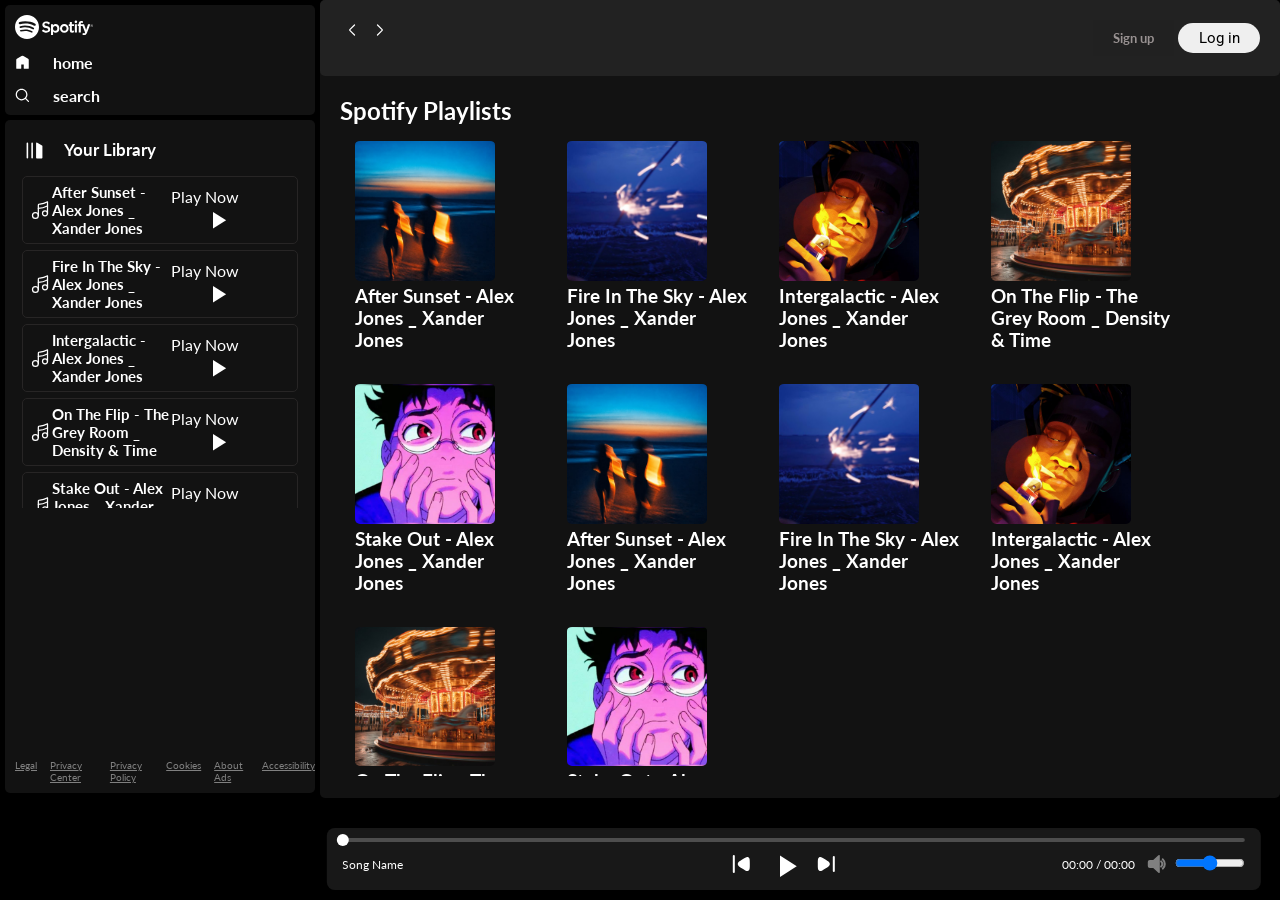
<file: index.html>
<!doctype html>
<html lang="en">
  <head>
    <meta charset="UTF-8" />
    <meta name="viewport" content="width=device-width, initial-scale=1.0" />
    <link rel="stylesheet" href="style.css" />
    <link rel="stylesheet" href="utility.css" />
    <title>'Spotify - Web Player: Music for everyone'</title>
  </head>
  <body>
    <div class="container flex bg-black">
      <div class="left">
       


        <div class="home bg-grey rounded m-1 p-1">

          <div class="close">
            <img class ="invert"  src="close.svg" alt="">
          </div>
          <div class="logo"><img src="logo.svg" alt="logo" /></div>
          
          <ul>
            <li><img src="home.svg" alt="home" />home</li>
            <li><img src="search.svg" alt="search" />search</li>
          </ul>
        </div>

        <div class="library bg-grey m-1 p-1 rounded">
          <div class="heading">
            <img src="playlist.svg" alt="playlistSvg" />
            <h2>Your Library</h2>
          </div>

          <div class="songList">
            <ul>
              <!-- Dynamic song list -->
            </ul>
          </div>

          <div class="footer">
            <div>
              <a href="https://www.spotify.com/jp/legal/"><span>Legal</span></a>
            </div>
            <div>
              <a href="https://www.spotify.com/jp/privacy/"
                ><span>Privacy Center</span></a
              >
            </div>
            <div>
              <a href="https://www.spotify.com/jp/legal/privacy-policy/"
                ><span>Privacy Policy</span></a
              >
            </div>
            <div>
              <a href="https://www.spotify.com/jp/legal/cookies-policy/"
                ><span>Cookies</span></a
              >
            </div>
            <div>
              <a href="https://www.spotify.com/jp/legal/privacy-policy/#s3"
                ><span>About Ads</span></a
              >
            </div>
            <div>
              <a href="https://www.spotify.com/jp/accessibility/"
                ><span>Accessibility</span></a
              >
            </div>
          </div>
        </div>
      </div>

      <div class="right bg-grey rounded">
        <div class="header rounded">
          <button id="menuBtn">☰</button>
          <div class="nav">
            <svg
              width="24"
              height="20"
              viewBox="0 0 24 24"
              fill="none"
              xmlns="http://www.w3.org/2000/svg"
            >
              <path
                d="M15 6L9.70711 11.2929C9.37377 11.6262 9.20711 11.7929 9.20711 12C9.20711 12.2071 9.37377 12.3738 9.70711 12.7071L15 18"
                stroke="#ffffff"
                stroke-width="1.5"
                stroke-linecap="round"
                stroke-linejoin="round"
              />
            </svg>
            <svg
              width="24"
              height="20"
              viewBox="0 0 24 24"
              fill="none"
              xmlns="http://www.w3.org/2000/svg"
            >
              <path
                d="M9 18L14.2929 12.7071C14.6262 12.3738 14.7929 12.2071 14.7929 12C14.7929 11.7929 14.6262 11.6262 14.2929 11.2929L9 6"
                stroke="#ffffff"
                stroke-width="1.5"
                stroke-linecap="round"
                stroke-linejoin="round"
              />
            </svg>
          </div>

          <div class="buttons">
            <button class="signupbtn">Sign up</button>
            <button class="loginbtn">Log in</button>
          </div>
        </div>

        <div class="spotify-playlists">
          <h2>Spotify Playlists</h2>
          <div class="card-container">
           

        </div>
        </div>



<div class="playbar">
  <div class="seekbar">
    <div class="circle"></div>
  </div>

  <div class="playbar-controls">
    <div class="songName">Song Name</div>

    <div class="songbuttons">
      <img id="previous" src="previoussong.svg" alt="" />
      <button id="playBtn">
        <img id="playImg" src="play.svg" class="playsvg" alt="" />
      </button>
      <img id="next" src="nextsong.svg" alt="" />
    </div>

    <div class="songNameVolume">
      <span class="songTime">00:00 / 00:00</span>
      <span class="volImage">
        <img src="volume.svg" alt="volume svg" />
        <span class="range">
          <input type="range" name="volume" />
        </span>
      </span>
    </div>
  </div>
</div>
    <script src="script.js"></script>
  </body>
</html>
</file>
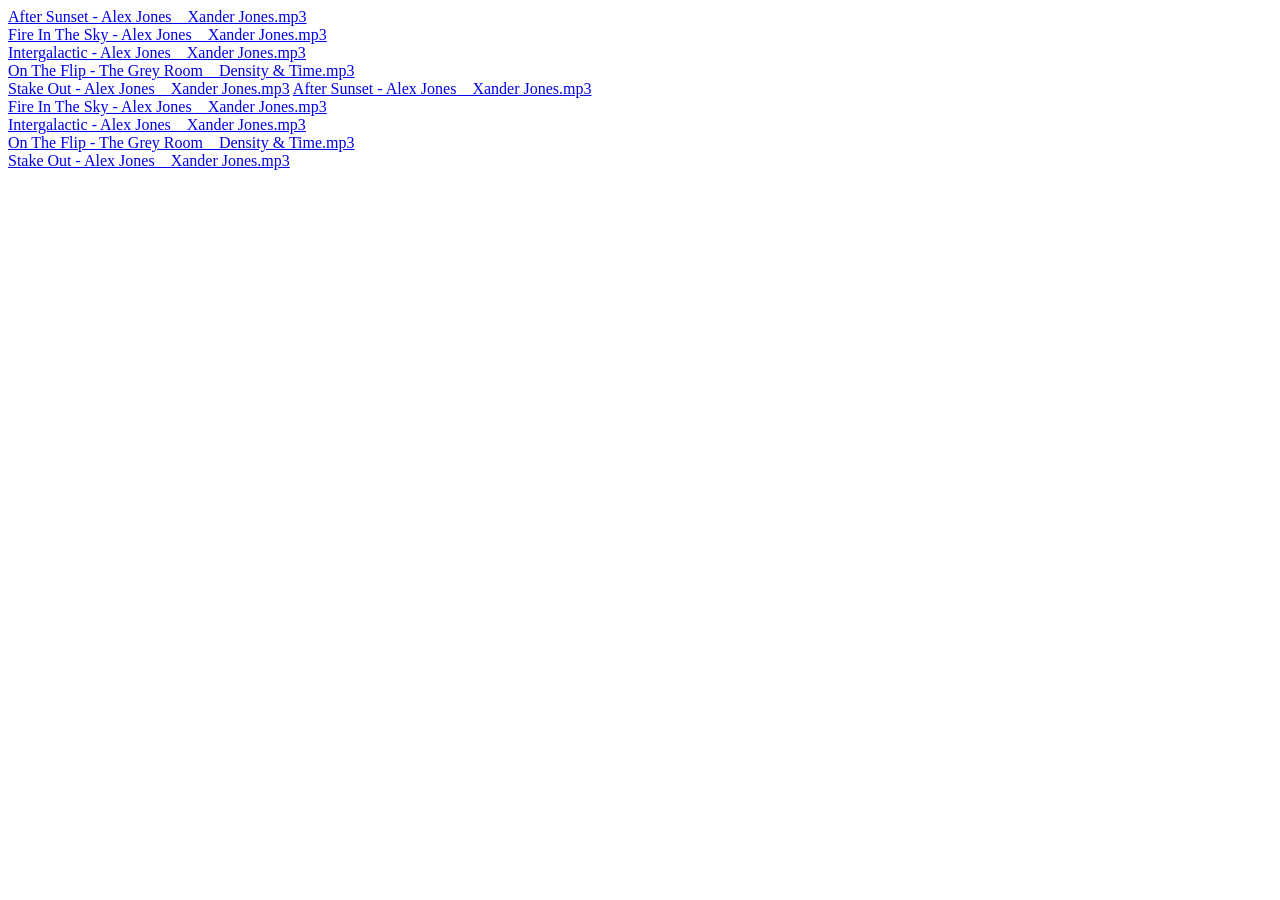
<file: songs/index.html>
<!DOCTYPE html>
<html lang="en">
<head>
    <meta charset="UTF-8">
    <meta name="viewport" content="width=device-width, initial-scale=1.0">
    <title>Document</title>
</head>
<body>
    <a href="After Sunset - Alex Jones _ Xander Jones.mp3">After Sunset - Alex Jones _ Xander Jones.mp3</a><br>
    <a href="Fire In The Sky - Alex Jones _ Xander Jones.mp3">Fire In The Sky - Alex Jones _ Xander Jones.mp3</a><br>
    <a href="Intergalactic - Alex Jones _ Xander Jones.mp3">Intergalactic - Alex Jones _ Xander Jones.mp3</a><br>
    <a href="On The Flip - The Grey Room _ Density & Time.mp3">On The Flip - The Grey Room _ Density & Time.mp3</a><br>
    <a href="Stake Out - Alex Jones _ Xander Jones.mp3">Stake Out - Alex Jones _ Xander Jones.mp3</a>
    <a href="After Sunset - Alex Jones _ Xander Jones.mp3">After Sunset - Alex Jones _ Xander Jones.mp3</a><br>
    <a href="Fire In The Sky - Alex Jones _ Xander Jones.mp3">Fire In The Sky - Alex Jones _ Xander Jones.mp3</a><br>
    <a href="Intergalactic - Alex Jones _ Xander Jones.mp3">Intergalactic - Alex Jones _ Xander Jones.mp3</a><br>
    <a href="On The Flip - The Grey Room _ Density & Time.mp3">On The Flip - The Grey Room _ Density & Time.mp3</a><br>
    <a href="Stake Out - Alex Jones _ Xander Jones.mp3">Stake Out - Alex Jones _ Xander Jones.mp3</a>
</body>
</html>
</file>
<file: style.css>
@import url("https://fonts.googleapis.com/css2?family=Lato:wght@700&family=Roboto:ital,wght@0,100;0,300;0,400;0,500;0,700;0,900;1,100;1,300;1,400;1,500;1,700;1,900&display=swap");

:root{
  --a:0;

}
* {
  margin: 0;
  padding: 0;
  font-family: "Lato", sans-serif;
}
body {
  background-color: black;
  color: white;
}

.left {
  width: 25vw;
  padding:0px;
}

.home ul li {
  width: 15px;
  list-style: none;
  display: flex;
  gap: 23px;
  padding-top: 14px;
  font-weight: bold;
}



.logo {
  display: flex;
  align-items: center;
}

.p-1 {
  padding: 10px;
}

.library {
  min-height: 72.5vh;
  position: relative;
}

.heading {
  width: 19px;
  list-style: none;
  display: flex;
  align-items: center;
  gap: 20px;
  padding: 10px;
  font-size: 11px;
}
.heading h2 {
  flex-shrink: 0;
}

.footer {
  display: flex;
  font-size: 10px;
  gap: 13px;
  position: absolute;
  bottom: 0;
  padding: 10px 0;
}

.footer a {
  color: gray;
}



.signupbtn {
  background-color: rgb(33, 33, 33);
  color: rgb(153, 146, 146);
  border: none;
  padding: 10px 20px;
  cursor: pointer;
  font-weight: bolder;
}
.signupbtn:hover {
  color: #fdfdfd;
  transform: scale(1.07);
}

.loginbtn {
  padding: 6px;
  width: 82px;
  border-radius: 30px;
  font-size: 15px;
  font-family: "Roboto", sans-serif;
  color: black;
  border: none;
  cursor: pointer;
}

.loginbtn:hover {
  cursor: pointer;
  transform: scale(1.07);
}

.header {
  display: flex;
  justify-content: space-between;
  width: 100%;
  background-color: rgb(34 34 34);
}

.header > * {
  padding: 20px;
}

.spotify-playlists {
  padding: 20px;
  overflow-x: scroll;
}





/* right side  */
.card-container {
  display: flex;
  flex-wrap: wrap;
  gap: 12px;
  margin: 5px;
  max-height: 69vh;
}
::-webkit-scrollbar {
  width: 7px;
}
::-webkit-scrollbar-thumb {
  background: #333;
  border-radius: 1px;
}
::-webkit-scrollbar-track {
  background-color: #222;
}

.card {
  width: 180px;
  padding: 10px;
  border-radius: 9px;
  position: relative;
  transition:  all 1s;
  /* background-color: #1b1b1bbb; */

}

.card:hover{
  background-color: rgb(119, 116, 116);
  cursor: pointer;
    /* box-shadow: -10px 11px 12px -2px #161515; */
    --a: 1;
  

}
.card > * {
  padding-top: .9px;
}

.card img {
  width: 140px;
  height: 140px;
  object-fit: cover;
  border-radius: 5px;
  
}

.playbutton {
  position: absolute;
  top: 124px;
  left: 131px;
  transition: 1s;
  opacity: var(--a);
}





.playsvg{
  cursor: pointer;
}













.playbar {
    position: fixed;
    bottom: 10px;
    left: 62%;
    transform: translateX(-50%);
    width: 73%;
    max-width: 2000px;
    background-color: #181818;
    border-radius: 8px;
    padding: 10px 16px;
    box-sizing: border-box;
    display: flex;
    flex-direction: column;
    gap: 6px;
    z-index: 5;
}

.songList {
  height: 338px;
  overflow: auto;
  margin-bottom: 44px;
}

.songbuttons {
  display: flex;
  align-items: center;
  justify-content: center;
  gap: 14px;
  flex: 0 0 auto;
}

.songList ul {
  padding: 0px 6px;
}

.songList ul li {
  list-style-type: decimal;
  display: flex;
  justify-content: space-between;
  gap: 2px;
  cursor: pointer;
  padding: 6px 7px;
  margin: 6px 1px;
  border: 1px solid rgb(39, 37, 37);
  border-radius: 5px;
  align-items: center;
}


.seekbar {
  position: relative;
  height: 4px;
  width: 100%;
  background-color: #4d4d4d;
  border-radius: 2px;
  cursor: pointer;
}

.seekbar:hover {
  background-color: #c1d0e4;
}

.circle {
  width: 12px;
  height: 12px;
  border-radius: 50%;
  background-color: #fff;
  position: absolute;
  top: 50%;
  left: 0%;
  transform: translate(-50%, -50%);
  pointer-events: none;
}

#playBtn {
  background: transparent;
  border: none;
  outline: none;
  padding: 0;
  cursor: pointer;
  line-height: 0;
}

#playBtn img,
.playsvg {
  width: 32px;
  height: 32px;
}

.songTime {
  font-size: 12px;
  color: #fff;
  white-space: nowrap;
}
.songName {
  flex: 1 1 120px;
  min-width: 0;
  font-size: 12px;
  color: #fff;
  white-space: nowrap;
  overflow: hidden;
  text-overflow: ellipsis;
}



.volImage {
  display: flex;
  align-items: center;
  gap: 6px;
}

.songNameVolume {
  display: flex;
  align-items: center;
  gap: 10px;
  flex: 1 1 140px;
  justify-content: flex-end;
}










.songList ul li > img:first-of-type {
  width: 20px;
}

.songList .info {
  font-size: 13px;
  width: 160px;
}

.info h3 {
  font-weight: bold;
  color: white;
}

.container {
  position: relative; /* fix bug 3 */
}

#menuBtn {
  background: transparent;
  border: none;
  color: white;
  font-size: 26px;
  cursor: pointer;
  padding: 0 px;
  display: none;
}


/* for close svg  */

.home {
  position: relative; /* anchor for the close icon */
}
.close {
  display: none; /* hidden on desktop, no need for it there */
  position: absolute;
  top: 10px;
  right: 10px;
  cursor: pointer;
  z-index: 4;

}

.close img {
  width: 18px;

}



.playbar-controls {
  display: flex;
  align-items: center;
  justify-content: space-between;
  gap: 10px;
  flex-wrap: wrap;
}


.range input {
  width: 70px;
  cursor: pointer;
}






















@media (max-width: 1200px) {
  .left { position: fixed; left: -130%; top: 0; width: 373px; height: 100vh; background-color: black; padding: 0; transition: all 0.3s; z-index: 3; }
  .left.active { left: 0; }
  .close { display: block; position: absolute; right: 31px; top: 25px; width: 29px; }
  #menuBtn { display: block; }
  .right { width: 100vw; margin: 0; }
  .card { width: 55vw; }
  .card-container { margin: 0; justify-content: center; max-height: unset; overflow-y: unset; margin-bottom: 35vh; }
}

@media (max-width: 768px) {
  .playbar {
    width: 96%;
    padding: 8px 10px;
  }

  .songName {
    font-size: 11px;
    flex: 1 1 70px;
  }

  .range input {
    width: 50px;
  }
}

@media (max-width: 500px) {
  .playbar {
    bottom: 4px;
  }

  .playbar-controls {
    flex-wrap: wrap;
    justify-content: center;
  }

  .songName {
    order: -1;
    flex: 1 1 100%;
    text-align: center;
    font-size: 11px;
    margin-bottom: 4px;
  }

  .songbuttons {
    order: 1;
  }

  .songNameVolume {
    order: 2;
    flex: 1 1 auto;
    justify-content: center;
  }

  .songTime {
    font-size: 10px;
  }

  .range input {
    width: 40px;
  }
}
</file>
<file: utility.css>
@import url('https://fonts.googleapis.com/css2?family=Lato:wght@700&family=Roboto:ital,wght@0,100;0,300;0,400;0,500;0,700;0,900;1,100;1,300;1,400;1,500;1,700;1,900&display=swap');


.border {
    border : 1px solid rgb(223, 154, 154);
    margin: 3px;
    
}

.flex{
    display: flex;
}

.justify-center{
    justify-content: center;
}
.items-center {
    align-items: center;
}

.bg-black{
    background-color: black;
    color:white
}

.bg-grey {
   background-color: #121212;
}
.rounded{
    border-radius:  5px;
}

.m-1{ 
    margin:5px;

}

.p-1{
    padding: 10px;
}
</file>
